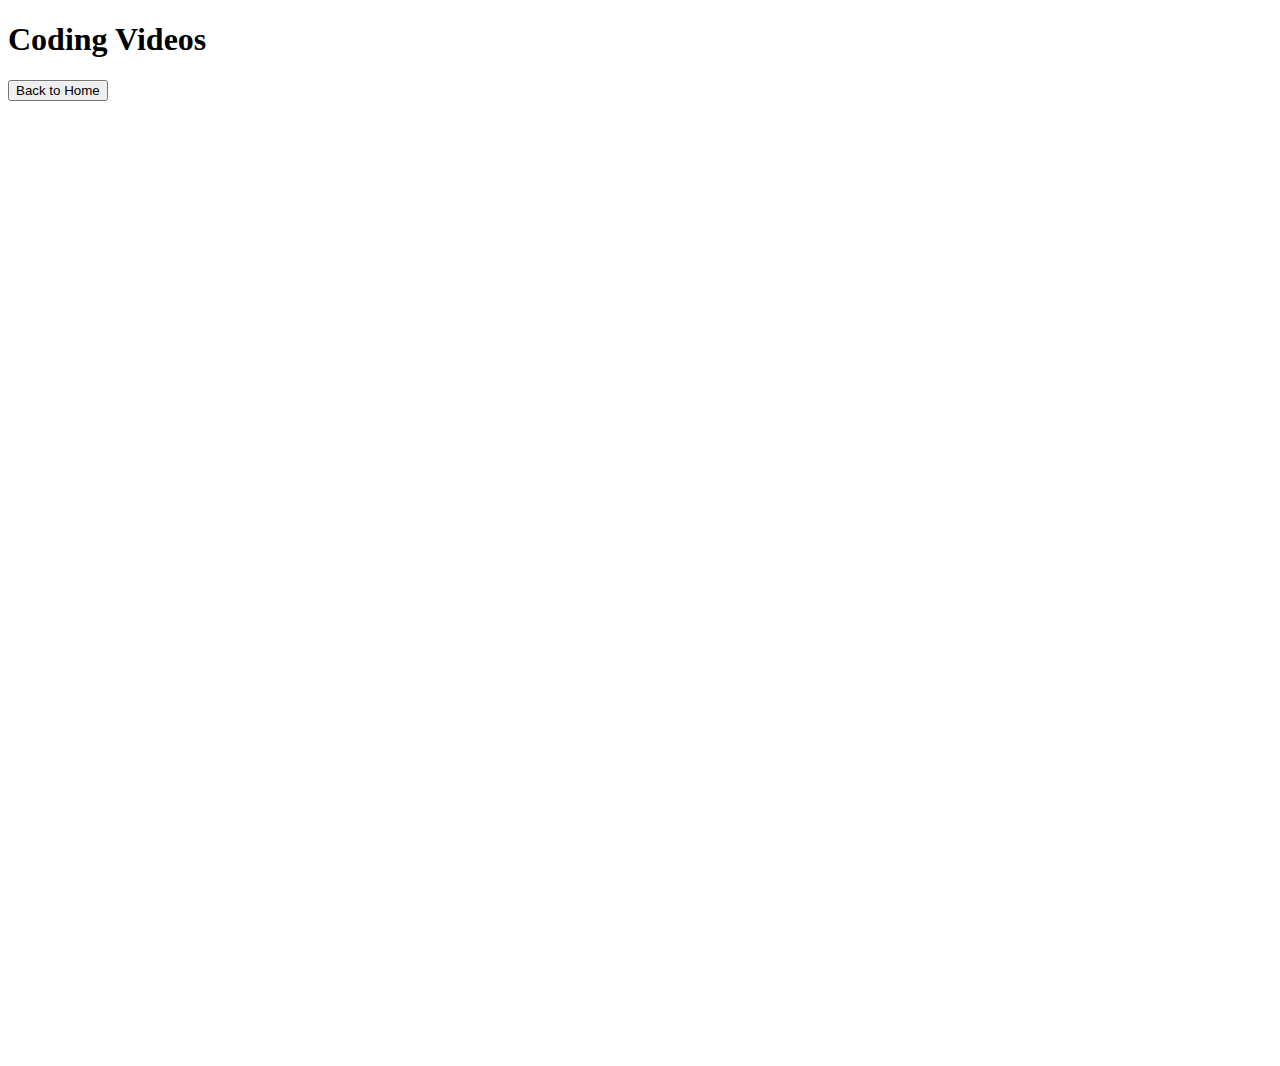
<file: DistractionFreeYouTube/coding.html>
<!DOCTYPE html>
<html lang="en">
<head>
    <meta charset="UTF-8">
    <meta name="viewport" content="width=device-width, initial-scale=1.0">
    <title>Coding | Distraction-Free YouTube</title>
</head>
<body>
    <h1>Coding Videos</h1>
    <a href="index.html"><button>Back to Home</button></a>
    <div>
        <iframe width="560" height="315" src="https://www.youtube.com/embed/kAiX0itnonM?si=uXqqakKj5pMkaKaT" title="YouTube video player" frameborder="0" allow="accelerometer; autoplay; clipboard-write; encrypted-media; gyroscope; picture-in-picture; web-share" referrerpolicy="strict-origin-when-cross-origin" allowfullscreen></iframe>
        <iframe width="560" height="315" src="https://www.youtube.com/embed/RwPhhU7RSSs?si=oJB3LQG7fhgkeC7o" title="YouTube video player" frameborder="0" allow="accelerometer; autoplay; clipboard-write; encrypted-media; gyroscope; picture-in-picture; web-share" referrerpolicy="strict-origin-when-cross-origin" allowfullscreen></iframe>
        <iframe width="560" height="315" src="https://www.youtube.com/embed/g3Wv3x437-s?si=lUfVWv2asBWSF8gs" title="YouTube video player" frameborder="0" allow="accelerometer; autoplay; clipboard-write; encrypted-media; gyroscope; picture-in-picture; web-share" referrerpolicy="strict-origin-when-cross-origin" allowfullscreen></iframe>
        <iframe width="560" height="315" src="https://www.youtube.com/embed/voLJ3CmaM1s?si=yqPwb_6I5MwNc4o2" title="YouTube video player" frameborder="0" allow="accelerometer; autoplay; clipboard-write; encrypted-media; gyroscope; picture-in-picture; web-share" referrerpolicy="strict-origin-when-cross-origin" allowfullscreen></iframe>
        <iframe width="560" height="315" src="https://www.youtube.com/embed/7fjOw8ApZ1I?si=Fnbt0QoHSpuQIQf6" title="YouTube video player" frameborder="0" allow="accelerometer; autoplay; clipboard-write; encrypted-media; gyroscope; picture-in-picture; web-share" referrerpolicy="strict-origin-when-cross-origin" allowfullscreen></iframe>
    </div>
      
</body>
</html>
</file>
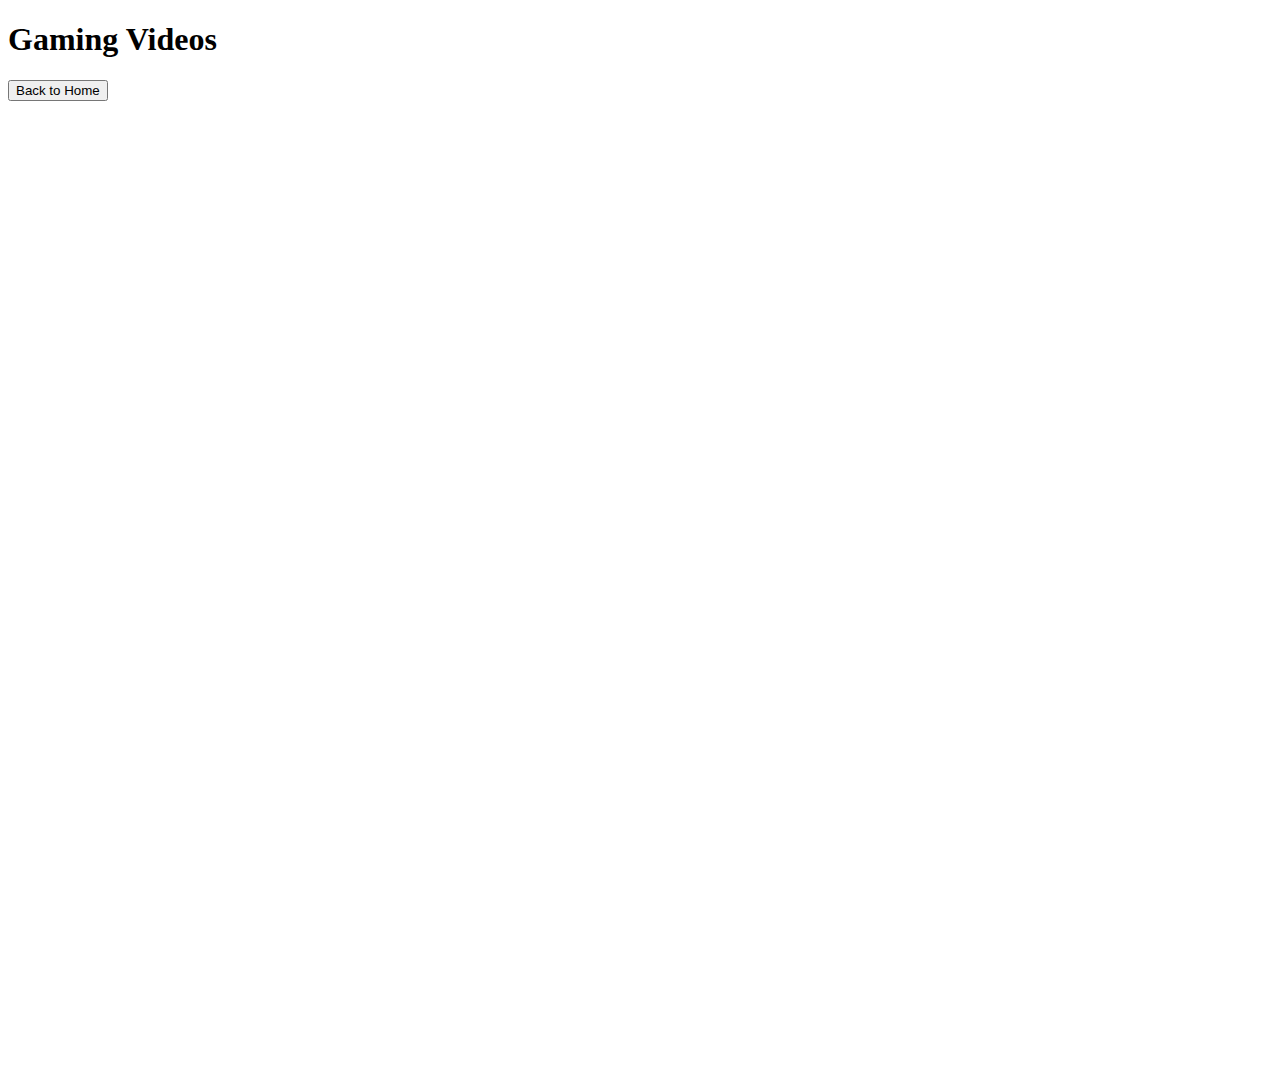
<file: DistractionFreeYouTube/gaming.html>
<!DOCTYPE html>
<html lang="en">
<head>
    <meta charset="UTF-8">
    <meta name="viewport" content="width=device-width, initial-scale=1.0">
    <title>Gaming | Distraction-Free YouTube</title>
</head>
<body>
    <h1>Gaming Videos</h1>
    <a href="index.html"><button>Back to Home</button></a>
    <div>
      <iframe width="560" height="315" src="https://www.youtube.com/embed/5bdsq08pG-E?si=QAaR31Kfdl_qBVzS" title="YouTube video player" frameborder="0" allow="accelerometer; autoplay; clipboard-write; encrypted-media; gyroscope; picture-in-picture; web-share" referrerpolicy="strict-origin-when-cross-origin" allowfullscreen></iframe>
      <iframe width="560" height="315" src="https://www.youtube.com/embed/-6gBD1j14EA?si=-PxL1Eef3tNhCdyr" title="YouTube video player" frameborder="0" allow="accelerometer; autoplay; clipboard-write; encrypted-media; gyroscope; picture-in-picture; web-share" referrerpolicy="strict-origin-when-cross-origin" allowfullscreen></iframe>
      <iframe width="560" height="315" src="https://www.youtube.com/embed/HBQJe7b-cd4?si=8DYt-3-NfFpnQIwN" title="YouTube video player" frameborder="0" allow="accelerometer; autoplay; clipboard-write; encrypted-media; gyroscope; picture-in-picture; web-share" referrerpolicy="strict-origin-when-cross-origin" allowfullscreen></iframe>
      <iframe width="560" height="315" src="https://www.youtube.com/embed/VtEM8S9CqVU?si=GdKc8LTrb_agh4DO" title="YouTube video player" frameborder="0" allow="accelerometer; autoplay; clipboard-write; encrypted-media; gyroscope; picture-in-picture; web-share" referrerpolicy="strict-origin-when-cross-origin" allowfullscreen></iframe>
      <iframe width="560" height="315" src="https://www.youtube.com/embed/rlSDwDeDqME?si=FSwVVPZzGuHz6uOf" title="YouTube video player" frameborder="0" allow="accelerometer; autoplay; clipboard-write; encrypted-media; gyroscope; picture-in-picture; web-share" referrerpolicy="strict-origin-when-cross-origin" allowfullscreen></iframe>
    </div>
</body>
</html>
</file>
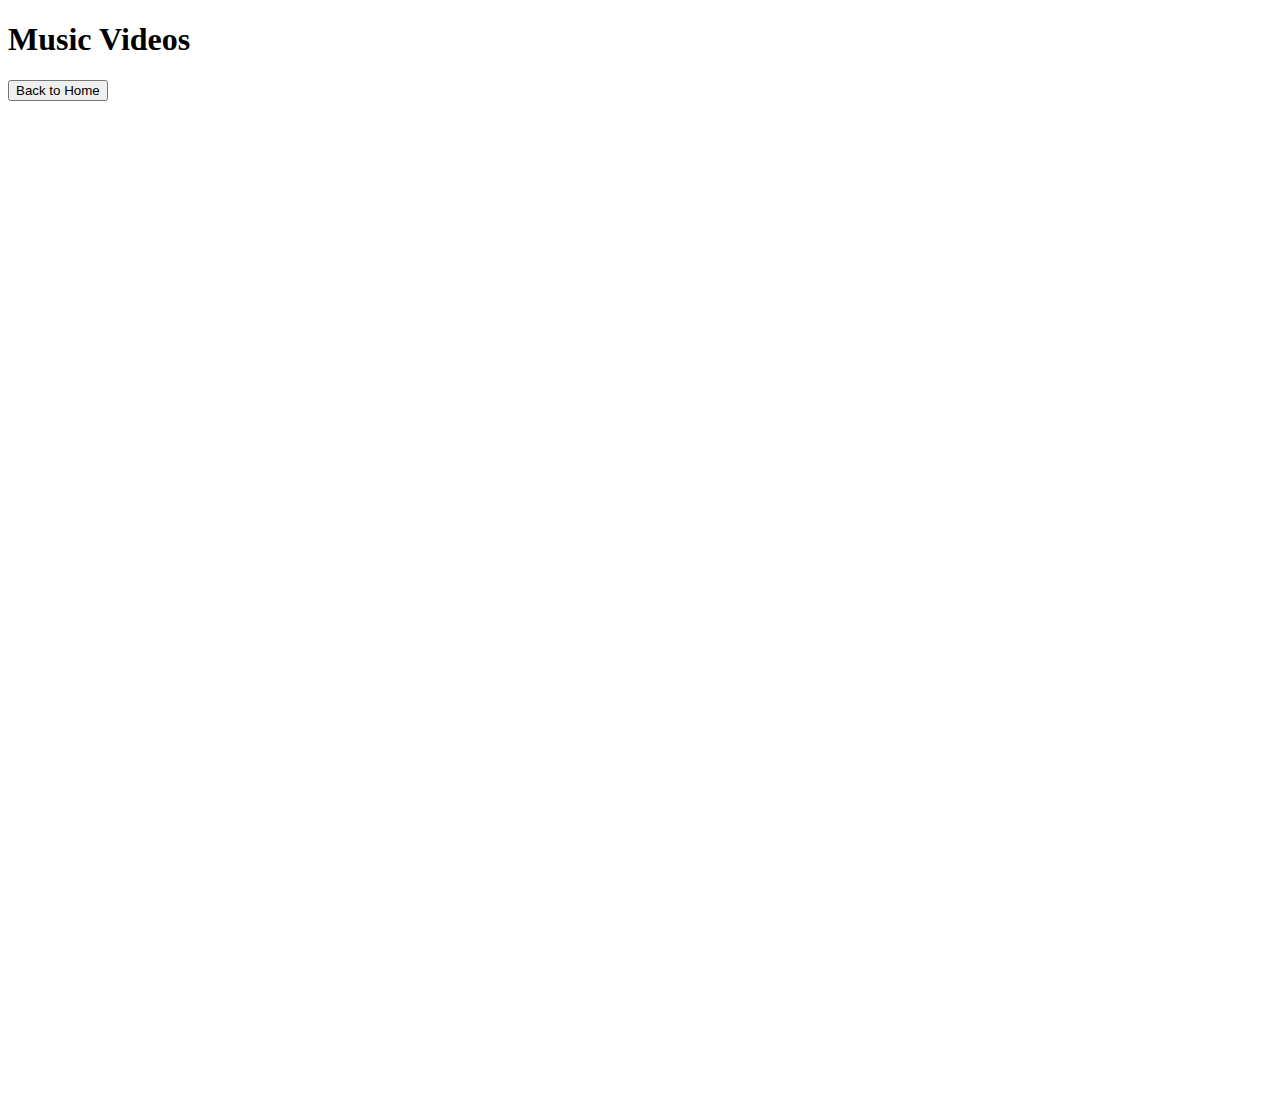
<file: DistractionFreeYouTube/music.html>
<!DOCTYPE html>
<html lang="en">    
<head>
    <meta charset="UTF-8">
    <meta name="viewport" content="width=device-width, initial-scale=1.0">
    <title>Music | Distraction-Free YouTube</title>
</head>
<body>
    <h1>Music Videos</h1>
    <a href="index.html"><button>Back to Home</button></a><br><br><br>
    <div>
      <iframe width="560" height="315" src="https://www.youtube.com/embed/pv6W3RJB918?si=r_7fQ8VQshU4wHPO" title="YouTube video player" frameborder="0" allow="accelerometer; autoplay; clipboard-write; encrypted-media; gyroscope; picture-in-picture; web-share" referrerpolicy="strict-origin-when-cross-origin" allowfullscreen></iframe>
      <iframe width="560" height="315" src="https://www.youtube.com/embed/GX9x62kFsVU?si=Sg7GlvulSk8ZR7op" title="YouTube video player" frameborder="0" allow="accelerometer; autoplay; clipboard-write; encrypted-media; gyroscope; picture-in-picture; web-share" referrerpolicy="strict-origin-when-cross-origin" allowfullscreen></iframe>
      <iframe width="560" height="315" src="https://www.youtube.com/embed/8TnCuvYh_Aw?si=rgei72hya2yHHhdm" title="YouTube video player" frameborder="0" allow="accelerometer; autoplay; clipboard-write; encrypted-media; gyroscope; picture-in-picture; web-share" referrerpolicy="strict-origin-when-cross-origin" allowfullscreen></iframe>
      <iframe width="560" height="315" src="https://www.youtube.com/embed/aRNfSqsgrgE?si=J0Km1jJ_H_F0vVM2" title="YouTube video player" frameborder="0" allow="accelerometer; autoplay; clipboard-write; encrypted-media; gyroscope; picture-in-picture; web-share" referrerpolicy="strict-origin-when-cross-origin" allowfullscreen></iframe>
      <iframe width="560" height="315" src="https://www.youtube.com/embed/LV_wiOhO40Q?si=wkQwhSKkQnyOPACG" title="YouTube video player" frameborder="0" allow="accelerometer; autoplay; clipboard-write; encrypted-media; gyroscope; picture-in-picture; web-share" referrerpolicy="strict-origin-when-cross-origin" allowfullscreen></iframe>
    </div>

</body>
</html>
</file>
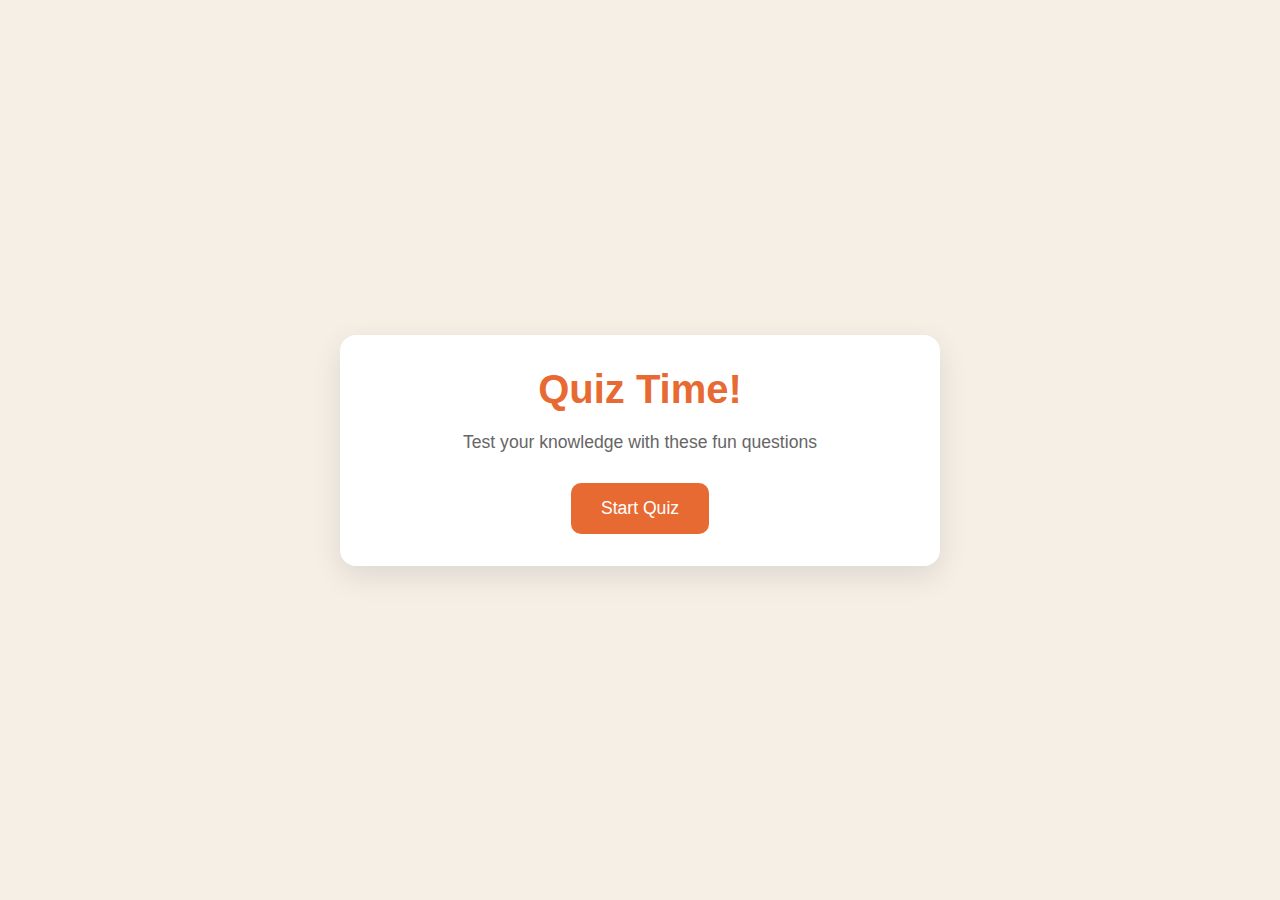
<file: Project02/Quiz1.html>
<!DOCTYPE html>
<html lang="en">
  <head>
    <meta charset="UTF-8" />
    <meta name="viewport" content="width=device-width, initial-scale=1.0" />
    <title>Quiz Game</title>
    <link rel="stylesheet" href="Quiz1.css" />
  </head>
  <body>
    <div class="container">
      <div class="screen active" id="start-screen">
        <h1>Quiz Time!</h1>
        <p>Test your knowledge with these fun questions</p>
        <button id="start-btn">Start Quiz</button>
      </div>

      <div class="screen" id="quiz-screen">
        <div class="quiz-header">
          <h2 id="question-text">Question goes here</h2>
          <div class="quiz-info">
            <p>
              Question <span id="current-question">1</span> of <span id="total-questions">5</span>
            </p>

            <p>Score: <span id="score">0</span></p>
          </div>
        </div>

        <div id="answers-container" class="answers-container">
          <!-- Answer buttons will be insterted here from our js code later at some point -->
        </div>

        <div class="progress-bar">
          <div id="progress" class="progress"></div>
        </div>
      </div>

      <div id="result-screen" class="screen">
        <h1>Quiz Results</h1>
        <div class="result-info">
          <p>You scored <span id="final-score">0</span> out of <span id="max-score">5</span></p>

          <div id="result-message">Good job!</div>
        </div>
        <button id="restart-btn">Restart Quiz</button>
      </div>
    </div>

    <script src="Quiz1.js"></script>
  </body>
</html>
</file>
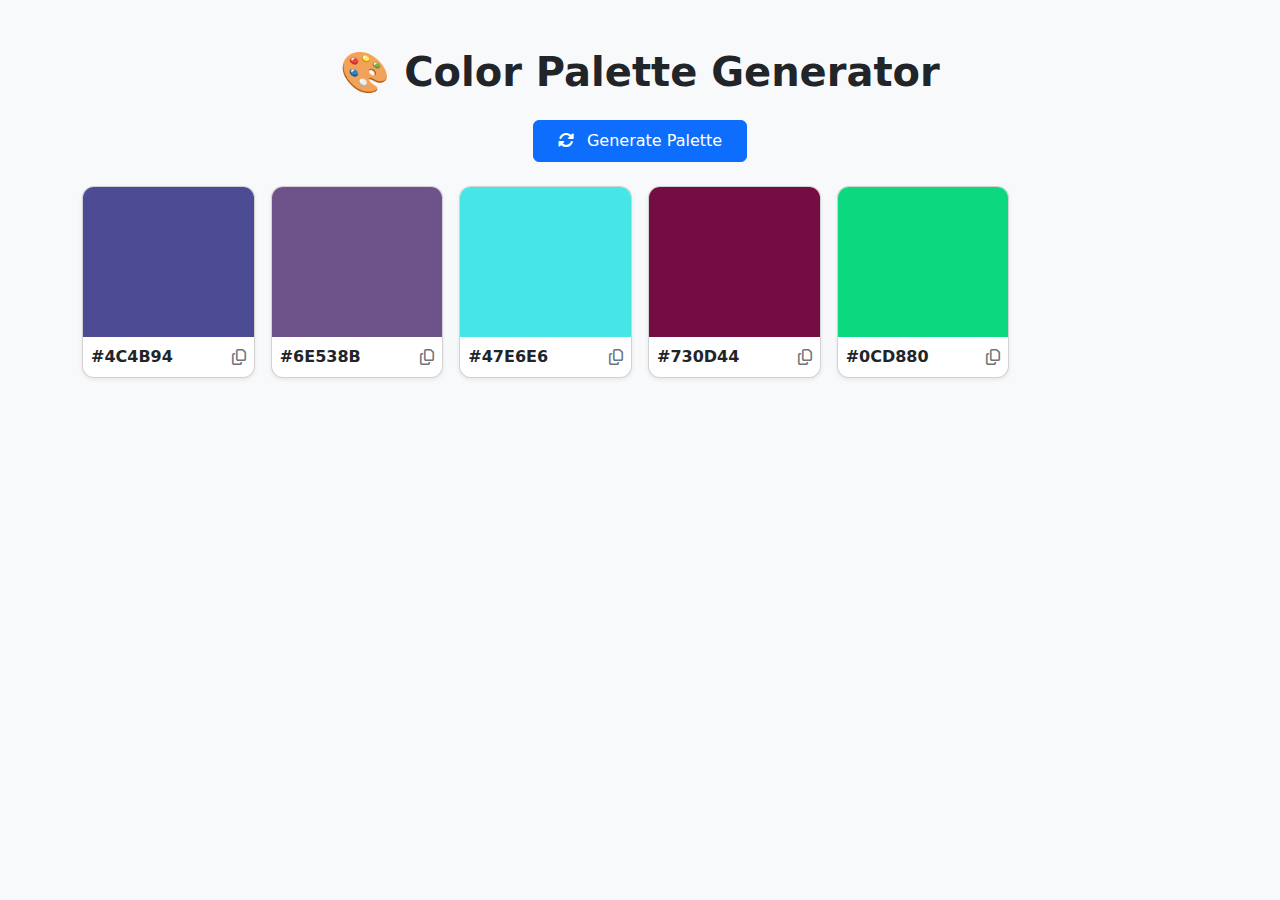
<file: Project03/ColourPaletteGenerator.html>
<!DOCTYPE html>
<html lang="en">
<head>
  <meta charset="UTF-8" />
  <meta name="viewport" content="width=device-width, initial-scale=1.0" />
  <title>Color Palette Generator</title>

  <!-- Bootstrap 5 CDN -->
  <link href="https://cdn.jsdelivr.net/npm/bootstrap@5.3.2/dist/css/bootstrap.min.css" rel="stylesheet">

  <!-- Font Awesome -->
  <link rel="stylesheet"
    href="https://cdnjs.cloudflare.com/ajax/libs/font-awesome/6.7.2/css/all.min.css" />

  <link rel="stylesheet" href="ColourPaletteGenerator.css">
</head>

<body class="bg-light">

  <div class="container py-5 text-center">
    <h1 class="fw-bold mb-4">🎨 Color Palette Generator</h1>

    <button id="generate-btn" class="btn btn-primary px-4 py-2 mb-4">
      <i class="fas fa-sync-alt me-2"></i>
      Generate Palette
    </button>

    <div class="row g-3" id="palette-container">
      <!-- JS will generate colors dynamically -->
    </div>
  </div>

  <!-- Bootstrap JS -->
  <script src="https://cdn.jsdelivr.net/npm/bootstrap@5.3.2/dist/js/bootstrap.bundle.min.js"></script>

  <script src="ColourPaletterGenerator.js"></script>
</body>
</html>
</file>
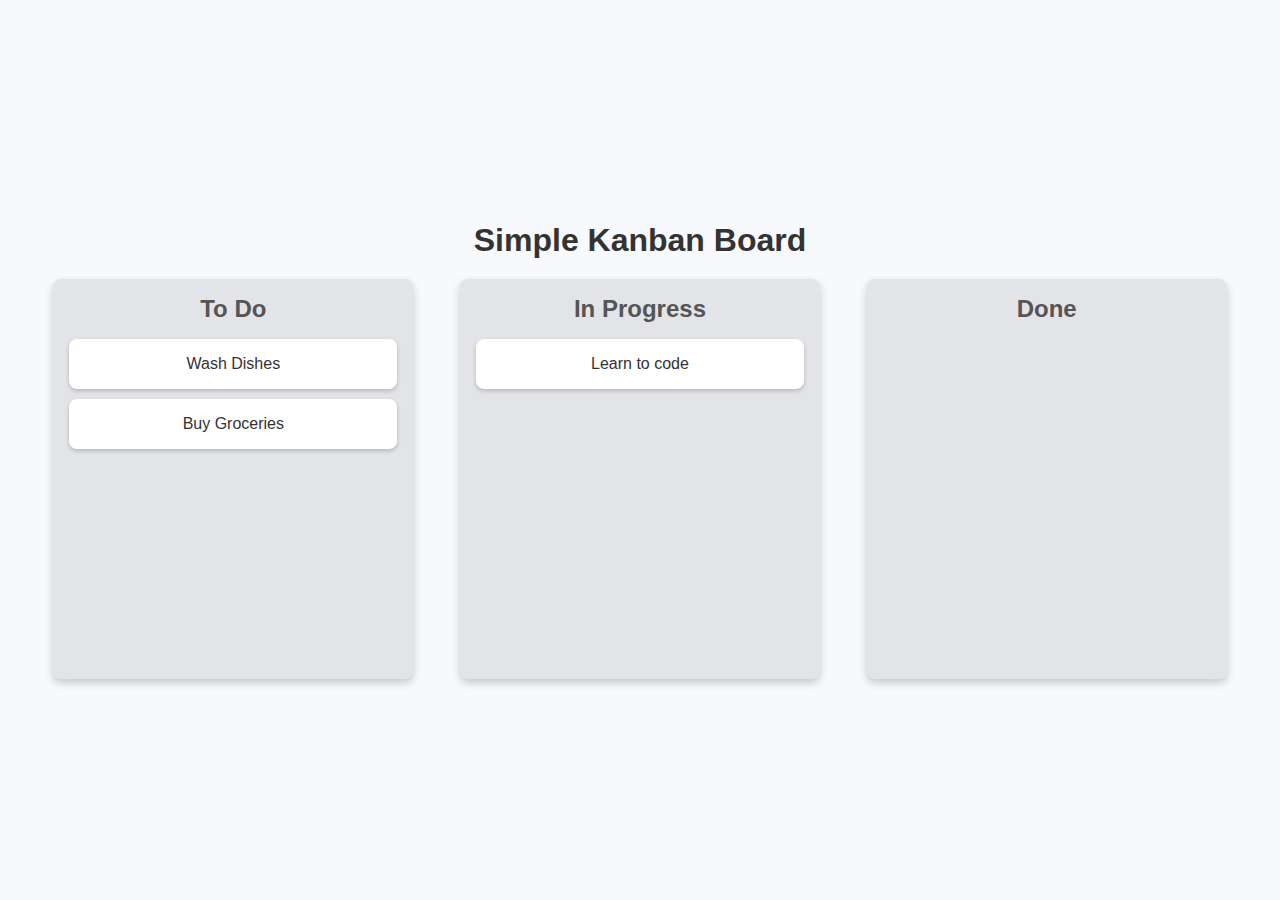
<file: Project04/Drag&Drop.html>
<!DOCTYPE html>
<html>
<head>
    <title>Kanban Board</title>
    <link rel="stylesheet" href="Drag&Drop.css" />
</head>
<body>
    <div class="container">
      <h1>Simple Kanban Board</h1>

      <div class="board">
        <!-- LIST 1 -->
        <div class="list" id="list1">
          <h2>To Do</h2>
          <div class="card" draggable="true" id="card1">Wash Dishes</div>
          <div class="card" draggable="true" id="card2">Buy Groceries</div>
        </div>

        <!-- LIST 2 -->
        <div class="list" id="list2">
          <h2>In Progress</h2>
          <div class="card" draggable="true" id="card3">Learn to code</div>
        </div>

        <!-- LIST 3 -->
        <div class="list" id="list3">
          <h2>Done</h2>
        </div>
      </div>
    </div>

    <script src="Drag&Drop.js"></script>
</body>
</html>
</file>
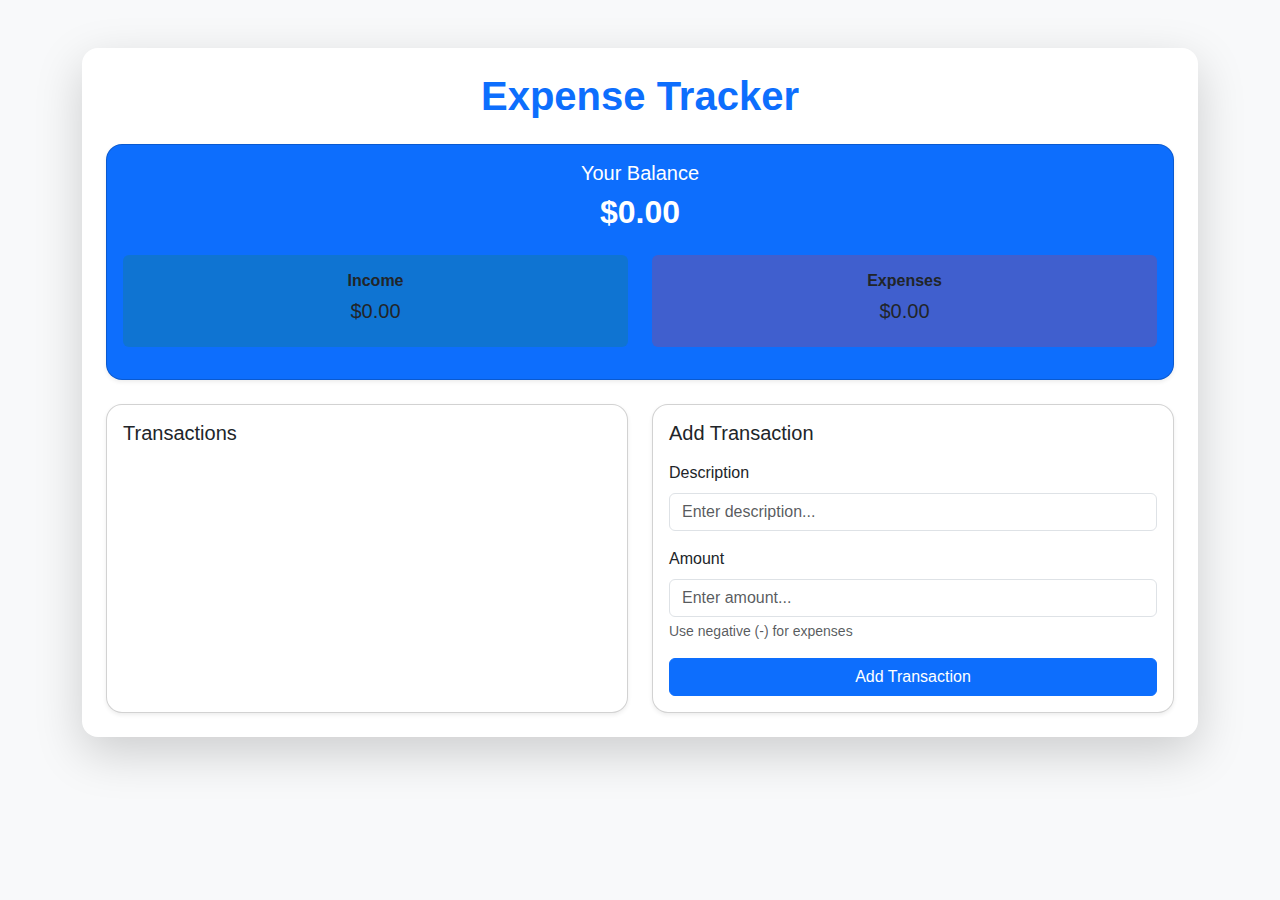
<file: Project05/ExpensesTracker.html>
<!DOCTYPE html>
<html lang="en">
  <head>
    <meta charset="UTF-8" />
    <meta name="viewport" content="width=device-width, initial-scale=1.0" />
    <title>Expense Tracker</title>
    <link
      href="https://cdn.jsdelivr.net/npm/bootstrap@5.3.2/dist/css/bootstrap.min.css"
      rel="stylesheet"
    />
    <link rel="stylesheet" href="ExpensesTracker.css" />
  </head>

  <body class="bg-light">

    <div class="container py-5">
      <div class="card shadow-lg border-0 rounded-4">
        <div class="card-body p-4">

          <h1 class="text-center mb-4 fw-bold text-primary">
            Expense Tracker
          </h1>

          <!-- Balance Section -->
          <div class="card bg-primary text-white text-center mb-4 rounded-4 shadow-sm">
            <div class="card-body">
              <h5>Your Balance</h5>
              <h2 id="balance" class="fw-bold">$0.00</h2>

              <div class="row mt-4">
                <div class="col-md-6 mb-3">
                  <div class="bg-success bg-opacity-25 p-3 rounded">
                    <h6 class="text-dark fw-bold">Income</h6>
                    <h5 id="income-amount" class="text-dark">$0.00</h5>
                  </div>
                </div>

                <div class="col-md-6">
                  <div class="bg-danger bg-opacity-25 p-3 rounded">
                    <h6 class="text-dark fw-bold">Expenses</h6>
                    <h5 id="expense-amount" class="text-dark">$0.00</h5>
                  </div>
                </div>
              </div>
            </div>
          </div>

          <!-- Main Content -->
          <div class="row g-4">

            <!-- Transactions -->
            <div class="col-md-6">
              <div class="card shadow-sm rounded-4 h-100">
                <div class="card-body">
                  <h5 class="card-title mb-3">Transactions</h5>
                  <ul id="transaction-list" class="list-group list-group-flush">
                  </ul>
                </div>
              </div>
            </div>

            <!-- Add Transaction Form -->
            <div class="col-md-6">
              <div class="card shadow-sm rounded-4 h-100">
                <div class="card-body">
                  <h5 class="card-title mb-3">Add Transaction</h5>

                  <form id="transaction-form">

                    <div class="mb-3">
                      <label class="form-label">Description</label>
                      <input
                        type="text"
                        id="description"
                        class="form-control"
                        placeholder="Enter description..."
                        required
                      />
                    </div>

                    <div class="mb-3">
                      <label class="form-label">Amount</label>
                      <input
                        type="number"
                        id="amount"
                        class="form-control"
                        placeholder="Enter amount..."
                        required
                      />
                      <div class="form-text">
                        Use negative (-) for expenses
                      </div>
                    </div>

                    <button type="submit" class="btn btn-primary w-100">
                      Add Transaction
                    </button>

                  </form>
                </div>
              </div>
            </div>

          </div>

        </div>
      </div>
    </div>

    <script src="ExpensesTracker.js"></script>
  </body>
</html>
</file>
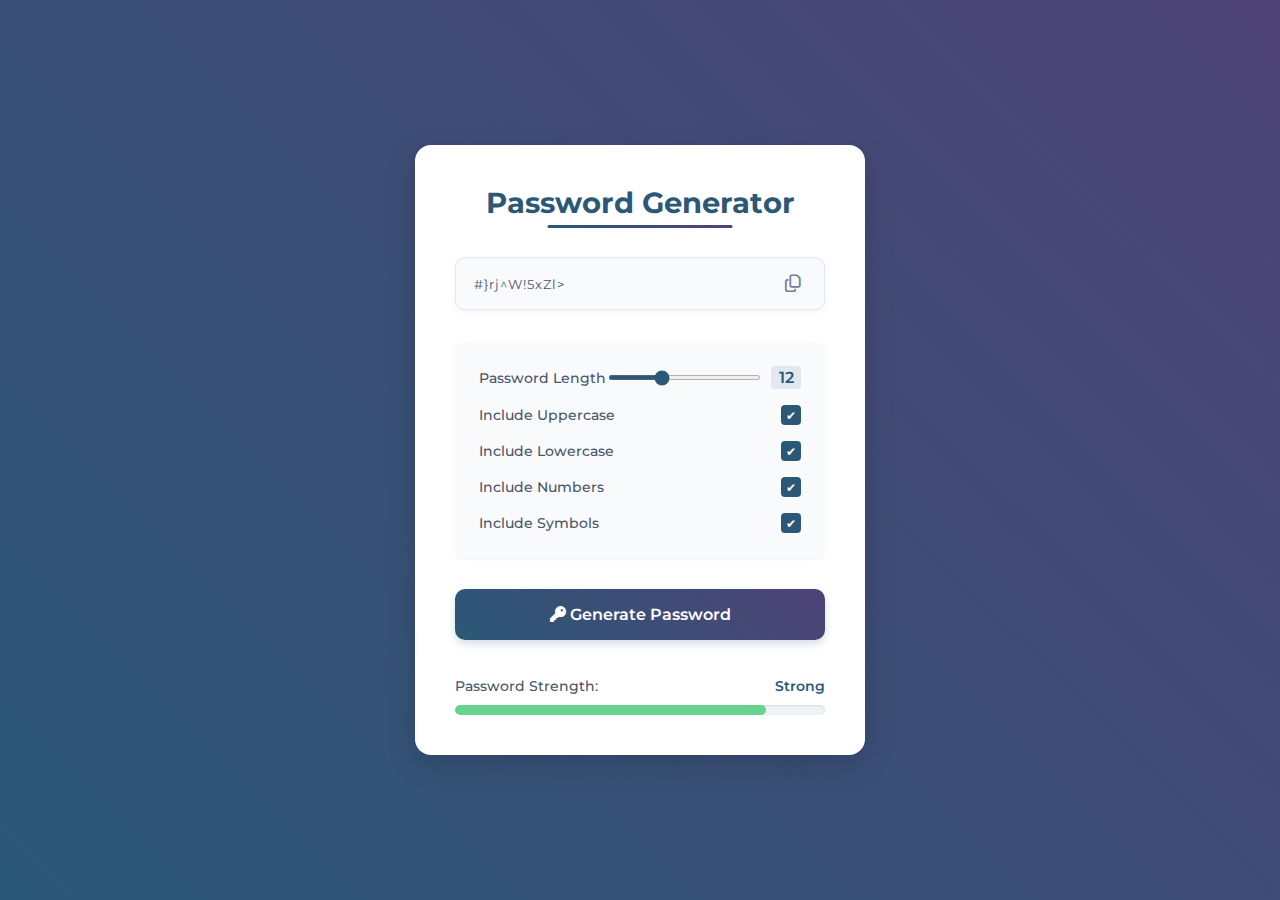
<file: Project07/PassGenerator.html>
<!DOCTYPE html>
<html lang="en">
  <head>
    <title>Password Generator</title>
    <link rel="stylesheet" href="PassGenerator.css" />
    <link
      rel="stylesheet"
      href="https://cdnjs.cloudflare.com/ajax/libs/font-awesome/6.7.2/css/all.min.css"
      integrity="sha512-Evv84Mr4kqVGRNSgIGL/F/aIDqQb7xQ2vcrdIwxfjThSH8CSR7PBEakCr51Ck+w+/U6swU2Im1vVX0SVk9ABhg=="
      crossorigin="anonymous"
      referrerpolicy="no-referrer"
    />
  </head>
  <body>
    <div class="container">
      <h1>Password Generator</h1>

      <!-- password container -->
      <div class="password-container">
        <input type="text" readonly id="password" />
        <i class="far fa-copy" id="copy-btn" title="Copy to clipboard"></i>
      </div>

      <!-- options -->
      <div class="options">
        <!-- password length -->
        <div class="option">
          <label for="length">Password Length</label>
          <div class="range-container">
            <input type="range" id="length" min="6" max="24" value="12" />
            <span id="length-value">12</span>
          </div>
        </div>
        <!-- include uppercase -->
        <div class="option">
          <label for="uppercase">Include Uppercase</label>
          <input type="checkbox" id="uppercase" checked />
        </div>
        <!-- include lowercase -->
        <div class="option">
          <label for="lowercase">Include Lowercase</label>
          <input type="checkbox" id="lowercase" checked />
        </div>
        <!-- include numbers -->
        <div class="option">
          <label for="numbers">Include Numbers</label>
          <input type="checkbox" id="numbers" checked />
        </div>
        <!-- include symbols -->
        <div class="option">
          <label for="symbols">Include Symbols</label>
          <input type="checkbox" id="symbols" checked />
        </div>
      </div>

      <button id="generate-btn">
        <i class="fas fa-key"></i>
        Generate Password
      </button>

      <div class="strength-container">
        <p>Password Strength: <span id="strength-label">Medium</span></p>

        <div class="strength-meter">
          <div class="strength-bar"></div>
        </div>
      </div>
    </div>

    <script src="PassGenerator.js"></script>
  </body>
</html>
</file>
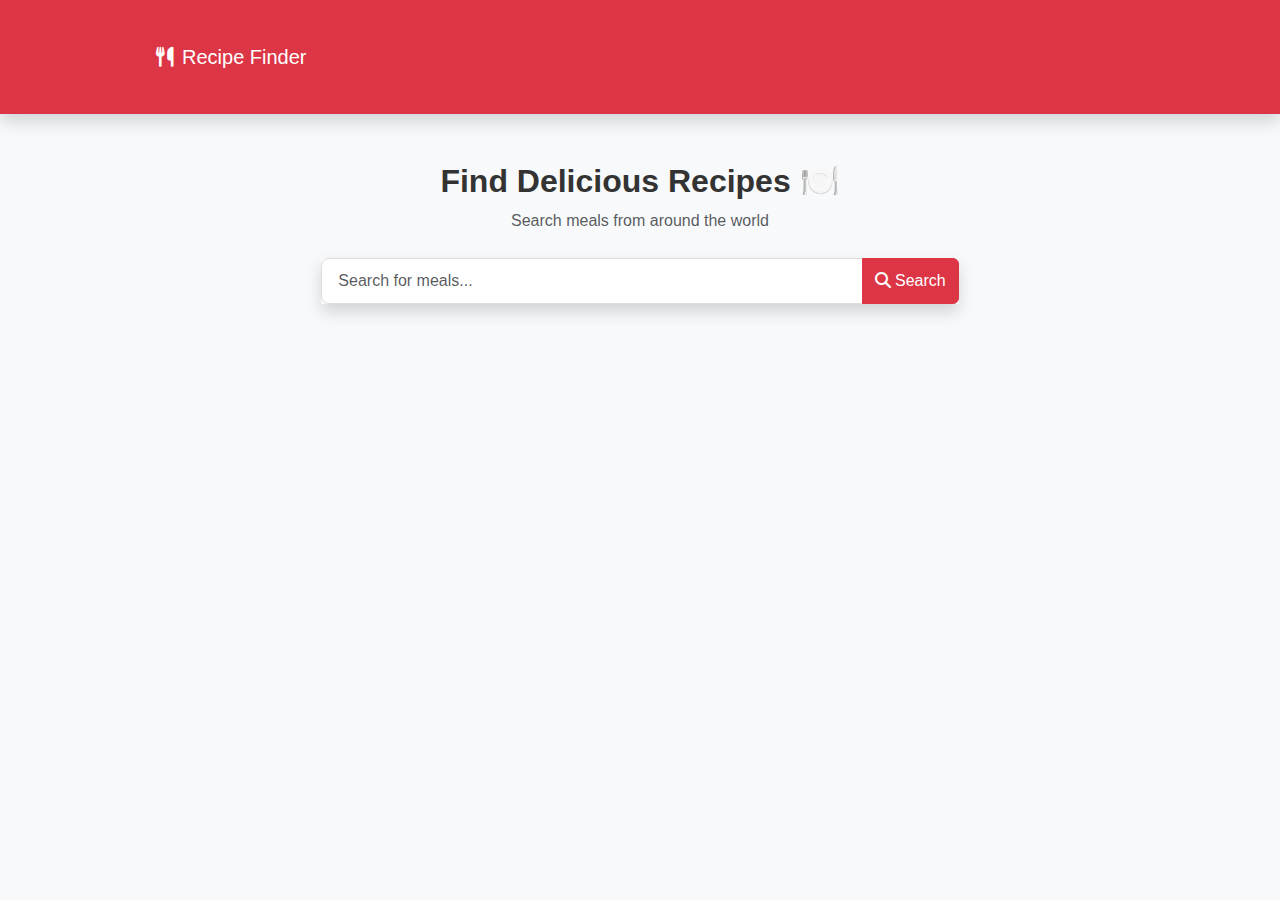
<file: Project09/RecipeFinder.html>
<!DOCTYPE html>
<html>
  <head>
    <title>Recipe Finder App</title>
    <link href="https://cdn.jsdelivr.net/npm/bootstrap@5.3.2/dist/css/bootstrap.min.css" rel="stylesheet"/>
    <link rel="stylesheet" href="https://cdnjs.cloudflare.com/ajax/libs/font-awesome/6.7.2/css/all.min.css"/>
    <link rel="stylesheet" href="RecipeFinder.css" />
  </head>
<body class="bg-light">

    <!-- Navbar -->
    <nav class="navbar navbar-dark bg-danger shadow">
      <div class="container">
        <span class="navbar-brand mb-0 h1">
          <i class="fas fa-utensils me-2"></i>Recipe Finder
        </span>
      </div>
    </nav>

    <div class="container py-5">

      <!-- Search Section -->
      <div class="text-center mb-4">
        <h2 class="fw-bold">Find Delicious Recipes 🍽️</h2>
        <p class="text-muted">Search meals from around the world</p>
      </div>

      <div class="row justify-content-center mb-4">
        <div class="col-md-8">
          <div class="input-group shadow">
            <input
              type="text"
              id="search-input"
              class="form-control"
              placeholder="Search for meals..."
            />
            <button id="search-btn" class="btn btn-danger">
              <i class="fas fa-search"></i> Search
            </button>
          </div>
        </div>
      </div>

      <div id="error-container" class="alert alert-danger text-center d-none"></div>

      <h5 id="result-heading" class="text-center mb-4"></h5>

      <!-- Meals Grid -->
      <div id="meals" class="row g-4"></div>

      <!-- Meal Details -->
      <div id="meal-details" class="mt-5 d-none">
        <button id="back-btn" class="btn btn-outline-danger mb-4">
          <i class="fas fa-arrow-left"></i> Back
        </button>
        <div class="meal-details-content card shadow p-4"></div>
      </div>

    </div>

    <!-- Bootstrap JS -->
    <script src="https://cdn.jsdelivr.net/npm/bootstrap@5.3.2/dist/js/bootstrap.bundle.min.js"></script>

    <script src="RecipeFinder.js"></script>
  </body>
</html>
</file>
<file: Project03/ColourPaletteGenerator.css>
.color-box {
  border-radius: 12px;
  overflow: hidden;
  cursor: pointer;
  transition: transform 0.2s ease, box-shadow 0.2s ease;
}

.color-box:hover {
  transform: translateY(-5px);
  box-shadow: 0 8px 18px rgba(0,0,0,0.15);
}

.color {
  height: 150px;
}

.hex-value {
  font-weight: 600;
}
</file>
<file: Project04/Drag&Drop.css>
* {
  padding: 0;
  margin: 0;
  box-sizing: border-box;
}

body {
  font-family: sans-serif;
  background-color: #f7f9fc;
  display: flex;
  justify-content: center;
  align-items: center;
  min-height: 100vh;
}

.container {
  text-align: center;
  width: 100%;
  padding: 1.2rem;
}

h1 {
  color: #333;
  margin-bottom: 20px;
  font-size: 2rem;
}

.board {
  display: flex;
  justify-content: space-around;
  align-items: flex-start;
  width: 100%;
  max-width: 1200px;
  margin: 0 auto;
  gap: 20px;
}

.list {
  background-color: #e3e4e8;
  padding: 1rem;
  border-radius: 8px;
  width: 30%;
  min-height: 400px;
  box-shadow: 0 4px 8px rgba(0, 0, 0, 0.2);
}

.list h2 {
  color: #555;
  margin-bottom: 1rem;
  font-size: 1.5rem;
}

.card {
  background-color: white;
  color: #333;
  padding: 1rem;
  margin-bottom: 10px;
  border-radius: 8px;
  cursor: grab;
  box-shadow: 0 2px 4px rgba(0, 0, 0, 0.2);
  transition: transform 0.2s, box-shadow 0.2s;
}

.card:active {
  cursor: grabbing;
  transform: scale(1.05);
  box-shadow: 0 4px 8px rgba(0, 0, 0, 0.2);
}

.list.over {
  background-color: #d1d3d8;
}

@media (max-width: 768px) {
  .board {
    flex-direction: column;
    align-items: center;
  }

  .list {
    width: 80%;
    margin-bottom: 20px;
  }
}
</file>
<file: Project05/ExpensesTracker.css>
body {
  font-family: "Segoe UI", sans-serif;
}

.card {
  transition: 0.2s ease;
}

.card:hover {
  transform: translateY(-3px);
}

.list-group-item {
  display: flex;
  justify-content: space-between;
  align-items: center;
  border: none;
  border-bottom: 1px solid #f1f1f1;
}

.transaction-income {
  border-left: 5px solid #198754;
}

.transaction-expense {
  border-left: 5px solid #dc3545;
}

.delete-btn {
  background: none;
  border: none;
  color: #dc3545;
  font-weight: bold;
  font-size: 1.2rem;
  cursor: pointer;
}

.delete-btn:hover {
  color: #a71d2a;
}
</file>
<file: Project07/PassGenerator.css>
@import url(https://fonts.googleapis.com/css?family=Montserrat:100,200,300,regular,500,600,700,800,900,100italic,200italic,300italic,italic,500italic,600italic,700italic,800italic,900italic);

:root {
  --primary-color: #2b5876;
  --secondary-color: #4e4376;
  --weak-color: #fc8181;
  --medium-color: #fbd38d;
  --strong-color: #68d391;
}

* {
  margin: 0;
  padding: 0;
  box-sizing: border-box;
  font-family: "Montserrat", sans-serif;
}

body {
  background: linear-gradient(45deg, var(--primary-color), var(--secondary-color));
  min-height: 100vh;
  display: flex;
  justify-content: center;
  align-items: center;
  color: #333;
  padding: 20px;
}

.container {
  background-color: #fff;
  padding: 2.5rem;
  border-radius: 1rem;
  box-shadow: 0 10px 30px rgba(0, 0, 0, 0.15);
  width: 90%;
  max-width: 450px;
}

h1 {
  text-align: center;
  margin-bottom: 1.8rem;
  color: var(--primary-color);
  font-size: 1.8rem;
  font-weight: 700;
  position: relative;
  padding-bottom: 0.5rem;
}

h1::after {
  content: "";
  position: absolute;
  bottom: 0;
  left: 50%;
  transform: translateX(-50%);
  width: 50%;
  height: 3px;
  background: linear-gradient(90deg, var(--primary-color), var(--secondary-color));
  border-radius: 2px;
}

.password-container {
  margin-bottom: 2rem;
  background-color: #f8fafc;
  border-radius: 10px;
  border: 1px solid #e2e8f0;
  overflow: hidden;
  box-shadow: 0 2px 5px rgba(0, 0, 0, 0.05);
  display: flex;
  align-items: center;
  justify-content: space-between;
  padding: 0 1rem 0 0;
}

#password {
  width: 100%;
  padding: 1.1rem;
  padding-right: 50px;
  border: none;
  background: transparent;
  color: #4a5568;
  letter-spacing: 1px;
  outline: none;
  border-radius: 10px;
}

#copy-btn {
  cursor: pointer;
  color: #718096;
  font-size: 1.1rem;
  width: 35px;
  height: 35px;
  display: flex;
  align-items: center;
  justify-content: center;
  border-radius: 50%;
}

#copy-btn:hover {
  color: var(--primary-color);
}

.options {
  margin-bottom: 2rem;
  background-color: #f8fafc;
  padding: 1.5rem;
  border-radius: 10px;
  box-shadow: 0 2px 5px rgba(0, 0, 0, 0.05);
}

.option {
  display: flex;
  justify-content: space-between;
  align-items: center;
  margin-bottom: 1rem;
}

.option:last-child {
  margin-bottom: 0;
}

.option label {
  font-size: 0.9rem;
  color: #4a5568;
  font-weight: 500;
}

.range-container {
  display: flex;
  align-items: center;
  gap: 10px;
  width: 60%;
}

input[type="range"] {
  accent-color: var(--primary-color);
  height: 5px;
  cursor: pointer;
  flex: 1;
}

input[type="checkbox"] {
  width: 20px;
  height: 20px;
  border: 2px solid var(--primary-color);
  appearance: none;
  border-radius: 4px;
  cursor: pointer;
  outline: none;
  position: relative;
  transition: all 0.3s;
}

input[type="checkbox"]:checked {
  background-color: var(--primary-color);
}

input[type="checkbox"]:checked::after {
  content: "\2714";
  position: absolute;
  color: white;
  left: 50%;
  top: 50%;
  transform: translate(-50%, -50%);
  font-size: 12px;
}

#length-value {
  font-weight: 600;
  color: var(--primary-color);
  width: 30px;
  text-align: center;
  background: #e2e8f0;
  border-radius: 4px;
  padding: 2px 5px;
}

button {
  width: 100%;
  padding: 1rem;
  background: linear-gradient(45deg, var(--primary-color), var(--secondary-color));
  color: white;
  border: none;
  border-radius: 10px;
  font-size: 1rem;
  font-weight: 600;
  cursor: pointer;
  transition: all 0.3s;
  margin-bottom: 1.5rem;
  box-shadow: 0 4px 8px rgba(43, 88, 118, 0.2);
}

button:hover {
  transform: translateY(-2px);
}

button:active {
  transform: translateY(0);
}

.strength-container {
  margin-top: 0.8rem;
}

.strength-container p {
  font-size: 0.9rem;
  color: #4a5568;
  margin-bottom: 0.6rem;
  display: flex;
  justify-content: space-between;
  font-weight: 500;
}

#strength-label {
  color: var(--primary-color);
  font-weight: 600;
}

.strength-meter {
  height: 10px;
  background-color: #edf2f7;
  border-radius: 5px;
  margin-top: 0.5rem;
  overflow: hidden;
  box-shadow: inset 0 1px 2px rgba(0, 0, 0, 0.1);
}

.strength-bar {
  height: 100%;
  width: 0;
  min-width: 5%;
  background-color: var(--weak-color);
  transition: all 0.3s ease;
  border-radius: 5px;
}

@media (max-width: 768px) {
  .container {
    width: 95%;
    padding: 1.8rem;
  }

  h1 {
    font-size: 1.6rem;
  }

  .option label {
    font-size: 0.9rem;
  }
}
</file>
<file: Project09/RecipeFinder.css>
* {
  margin: 0;
  padding: 0;
  box-sizing: border-box;
}

/* Color Palette */
:root {
  --primary: #ff7e5f;
  --primary-dark: #eb5e41;
  --primary-light: #ffb199;
  --secondary: #0ba360;
  --text-dark: #333333;
  --text-light: #f8f9fa;
  --background: #ffffff;
  --background-light: #f8f9fa;
  --card-bg: #ffffff;
  --border-radius: 8px;
  --shadow: 0 2px 4px rgba(0, 0, 0, 0.1);
  --transition: all 0.3s ease;
}

body {
  font-family: sans-serif;
  background-color: var(--background-light);
  color: var(--text-dark);
  line-height: 1.6;
}

.container {
  width: 100%;
  max-width: 1000px;
  margin: 0 auto;
  padding: 2rem 1rem;
}

header {
  text-align: center;
  margin-bottom: 2rem;
}

h1 {
  font-size: 2.2rem;
  color: var(--primary);
  margin-bottom: 0.5rem;
}

h1 i {
  margin-right: 10px;
}

header p {
  color: var(--text-dark);
  opacity: 0.7;
}

.search-container {
  display: flex;
  margin-bottom: 2rem;
  gap: 10px;
  max-width: 500px;
  margin-left: auto;
  margin-right: auto;
}

input[type="text"] {
  flex: 1;
  padding: 10px 16px;
  font-size: 1rem;
  border-radius: var(--border-radius);
  border: 1px solid #ddd;
  background-color: var(--background);
  color: var(--text-dark);
  outline: none;
}

input[type="text"]:focus {
  border-color: var(--primary);
}

button {
  background-color: var(--primary);
  color: white;
  border: none;
  border-radius: var(--border-radius);
  padding: 0 20px;
  font-size: 1rem;
  font-weight: 600;
  cursor: pointer;
  transition: var(--transition);
}

button:hover {
  background-color: var(--primary-dark);
}

#result-heading {
  text-align: center;
  margin-bottom: 1.5rem;
  font-size: 1.2rem;
  color: var(--text-dark);
}

.meals-container {
  display: grid;
  grid-template-columns: repeat(auto-fill, minmax(250px, 1fr));
  gap: 1.5rem;
}

.meal {
  background-color: var(--card-bg);
  border-radius: var(--border-radius);
  box-shadow: var(--shadow);
  overflow: hidden;
  transition: var(--transition);
  cursor: pointer;
  position: relative;
}

.meal:hover {
  transform: translateY(-5px);
  box-shadow: 0 5px 10px rgba(0, 0, 0, 0.1);
}

.meal img {
  width: 100%;
  height: 180px;
  object-fit: cover;
}

.meal-info {
  padding: 1rem;
}

.meal-title {
  font-size: 1.1rem;
  margin-bottom: 0.5rem;
  color: var(--text-dark);
}

.meal-category {
  display: inline-block;
  background-color: var(--primary-light);
  color: var(--text-dark);
  padding: 3px 8px;
  font-size: 0.8rem;
  border-radius: 20px;
  margin-bottom: 10px;
}

#meal-details {
  background-color: var(--background);
  border-radius: var(--border-radius);
  box-shadow: var(--shadow);
  padding: 1.5rem;
  margin: 2rem 0;
}

#back-btn {
  margin-bottom: 1.5rem;
  background-color: transparent;
  color: var(--primary);
  border: 1px solid var(--primary);
  padding: 8px 16px;
}

#back-btn:hover {
  background-color: var(--primary);
  color: white;
}

.meal-details-content {
  display: flex;
  flex-direction: column;
  align-items: center;
}

.meal-details-img {
  width: 100%;
  max-width: 400px;
  border-radius: var(--border-radius);
  margin-bottom: 1.5rem;
}

.meal-details-title {
  font-size: 1.8rem;
  color: var(--primary);
  margin-bottom: 0.5rem;
  text-align: center;
}

.meal-details-category {
  margin-bottom: 1rem;
  text-align: center;
}

.meal-details-category span {
  background-color: var(--primary-light);
  padding: 4px 12px;
  border-radius: 20px;
  font-size: 0.9rem;
}

.meal-details-instructions {
  line-height: 1.7;
  margin-bottom: 1.5rem;
}

.meal-details-instructions h3 {
  margin-bottom: 0.5rem;
}

.ingredients-list {
  list-style-type: none;
  display: grid;
  grid-template-columns: repeat(auto-fill, minmax(180px, 1fr));
  gap: 8px;
  margin-bottom: 1.5rem;
  width: 100%;
}

.ingredients-list li {
  display: flex;
  align-items: center;
  padding: 6px 10px;
  background-color: var(--background-light);
  border-radius: var(--border-radius);
  font-size: 0.9rem;
}

.ingredients-list li i {
  color: var(--secondary);
  margin-right: 8px;
}

.youtube-link {
  display: inline-block;
  background-color: #ff0000;
  color: white;
  padding: 8px 16px;
  border-radius: 4px;
  text-decoration: none;
  font-weight: 600;
  margin-top: 1rem;
  font-size: 0.9rem;
}

.youtube-link i {
  margin-right: 8px;
}

#error-container {
  background-color: rgba(255, 126, 95, 0.1);
  border: 1px solid var(--primary);
  color: var(--primary-dark);
  padding: 1rem;
  border-radius: var(--border-radius);
  text-align: center;
  margin-bottom: 1.5rem;
}

.api-link {
  text-align: center;
  padding-bottom: 1.5rem;
  color: var(--text-dark);
  opacity: 0.7;
  font-size: 0.9rem;
}

.api-link a {
  color: var(--primary);
  text-decoration: none;
}

.hidden {
  display: none;
}

@media (max-width: 600px) {
  .search-container {
    flex-direction: column;
  }

  button#search-btn {
    width: 100%;
    padding: 10px;
  }

  .meals-container {
    grid-template-columns: 1fr;
  }

  .meal-details-img {
    max-width: 100%;
  }

  .ingredients-list {
    grid-template-columns: 1fr;
  }
}
</file>
<file: Project02/Quiz1.css>
/* Basic Reset */

* {
  margin: 0;
  padding: 0;
  box-sizing: border-box;
}

body {
  background: #f5efe6;
  display: flex;
  justify-content: center;
  align-items: center;
  min-height: 100vh;
  padding: 1rem;
  font-family: sans-serif;
}

.container {
  background-color: white;
  border-radius: 1rem;
  box-shadow: 0 10px 30px rgba(0, 0, 0, 0.1);
  width: 100%;
  max-width: 600px;
  overflow: hidden;
  position: relative;
}

/* SCREENS */
.screen {
  display: none;
  padding: 2rem;
  text-align: center;
}

.screen.active {
  display: block;
}

/* START SCREEN */

#start-screen h1 {
  color: #e86a33;
  margin-bottom: 20px;
  font-size: 2.5rem;
}

#start-screen p {
  color: #666;
  margin-bottom: 30px;
  font-size: 1.1rem;
}

.quiz-header {
  margin-bottom: 1rem;
}

#question-text {
  color: #333;
  font-size: 1.5rem;
  margin-bottom: 1rem;
  line-height: 1.4;
}

.quiz-info {
  display: flex;
  justify-content: space-between;
  color: #666;
  margin-bottom: 10px;
}

.answers-container {
  display: flex;
  flex-direction: column;
  gap: 10px;
  margin-bottom: 25px;
}

.answer-btn {
  background-color: #f8f0e5;
  color: #333;
  border: 2px solid #eadbc8;
  border-radius: 10px;
  padding: 1rem;
  cursor: pointer;
  text-align: left;
  transition: all 0.3s ease;
}

.answer-btn:hover {
  background-color: #eadbc8;
  border-color: #dac0ae;
}

.answer-btn.correct {
  background-color: #e6fff0;
  border-color: #a3f0c4;
  color: #28a745;
}

.answer-btn.incorrect {
  background-color: #fff0f0;
  border-color: #ffbdbd;
  color: #dc3545;
}

.progress-bar {
  height: 10px;
  background-color: #f8f0e5;
  border-radius: 5px;
  overflow: hidden;
  margin-top: 20px;
}

.progress {
  height: 100%;
  background-color: #e86a33;
  width: 0%;
  transition: width 0.3s ease;
}

/* RESULT SCREEN */

#result-screen h1 {
  color: #e86a33;
  margin-bottom: 30px;
}

.result-info {
  background-color: #f8f0e5;
  border-radius: 10px;
  padding: 20px;
  margin-bottom: 30px;
}

.result-info p {
  font-size: 1.2rem;
  color: #333;
  margin-bottom: 1rem;
}

#result-message {
  font-size: 1.5rem;
  font-weight: 600;
  color: #e86a33;
}

button {
  background-color: #e86a33;
  color: white;
  border: none;
  border-radius: 10px;
  padding: 15px 30px;
  font-size: 1.1rem;
  cursor: pointer;
  transition: background-color 0.3s ease;
}

button:hover {
  background-color: #d45b28;
}

/* RESPONSIVE DESIGN */
@media (max-width: 500px) {
  /* when we hit 500px and below, implement the styles below */

  .screen {
    padding: 1rem;
  }

  #start-screen h1 {
    font-size: 2rem;
  }

  #question-text {
    font-size: 1.3rem;
  }

  .answer-btn {
    padding: 12px;
  }

  button {
    padding: 12px 25px;
    font-size: 1rem;
  }
}
</file>
